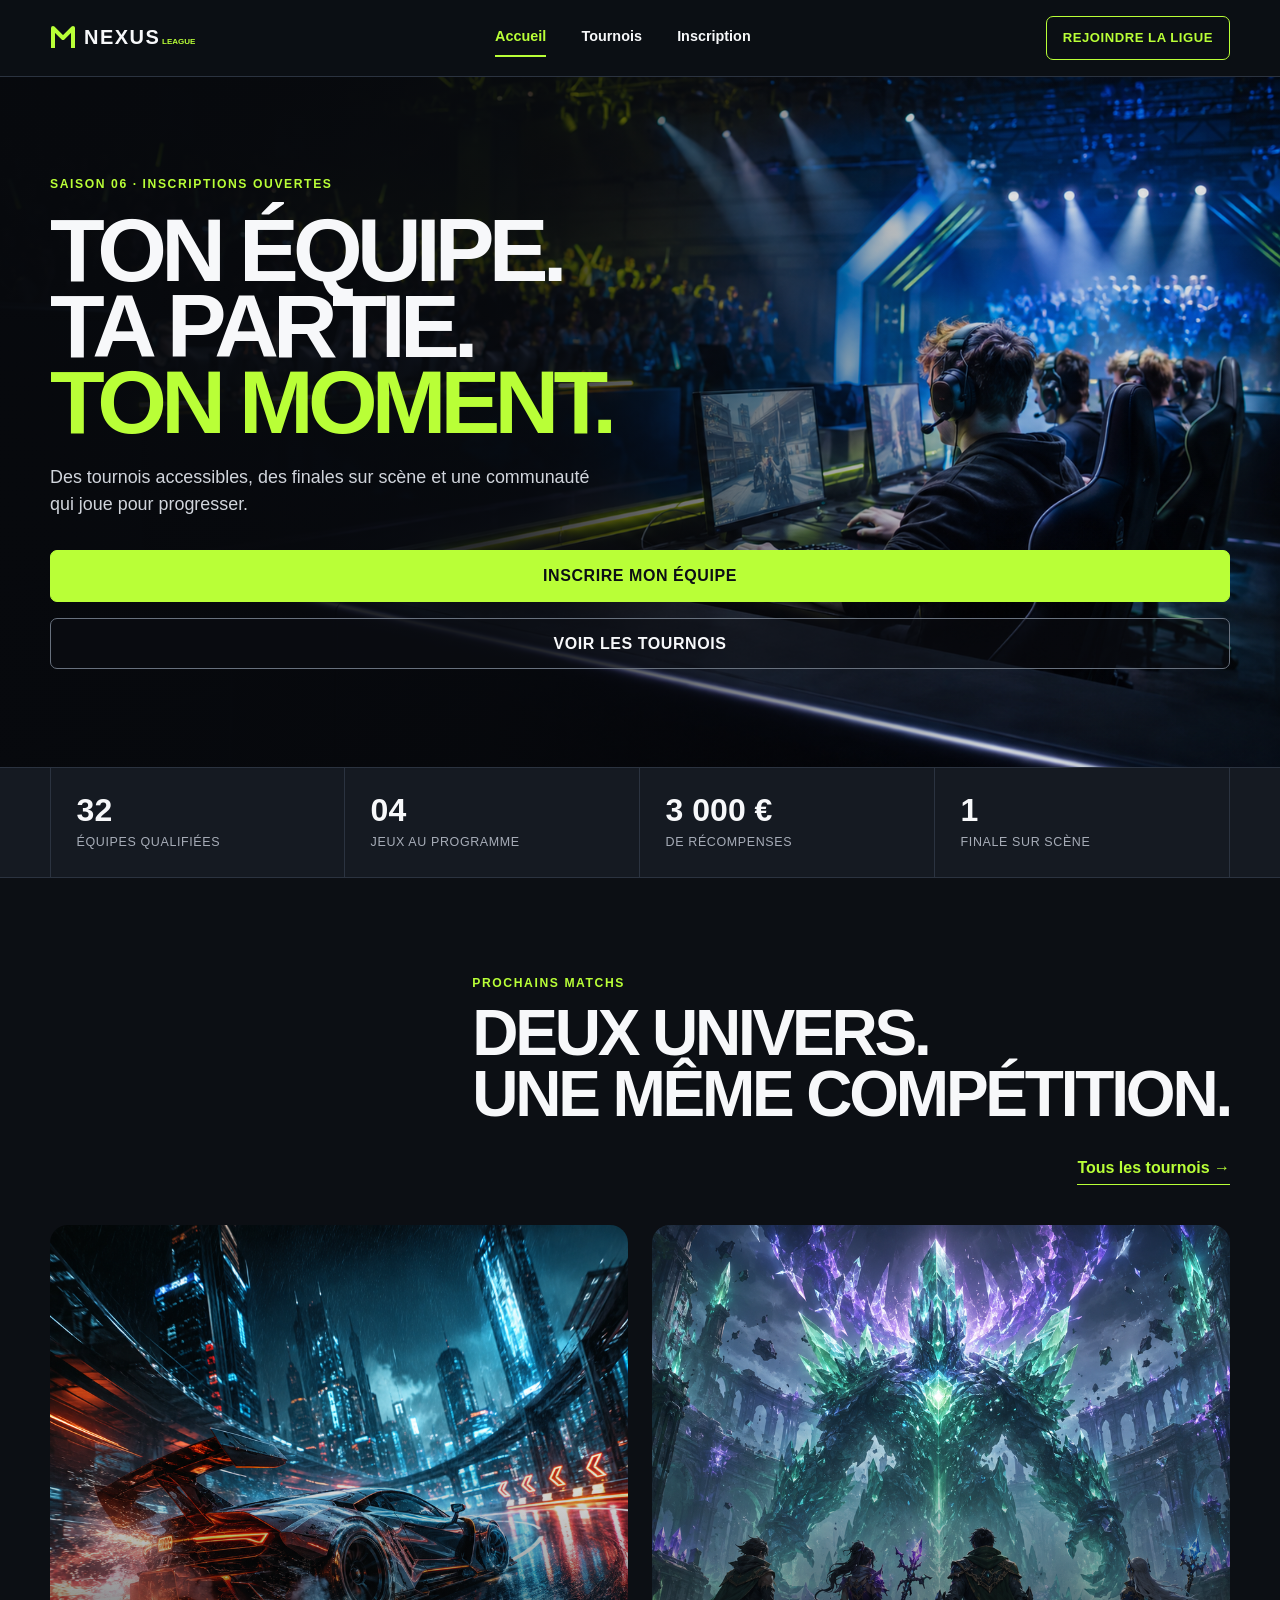
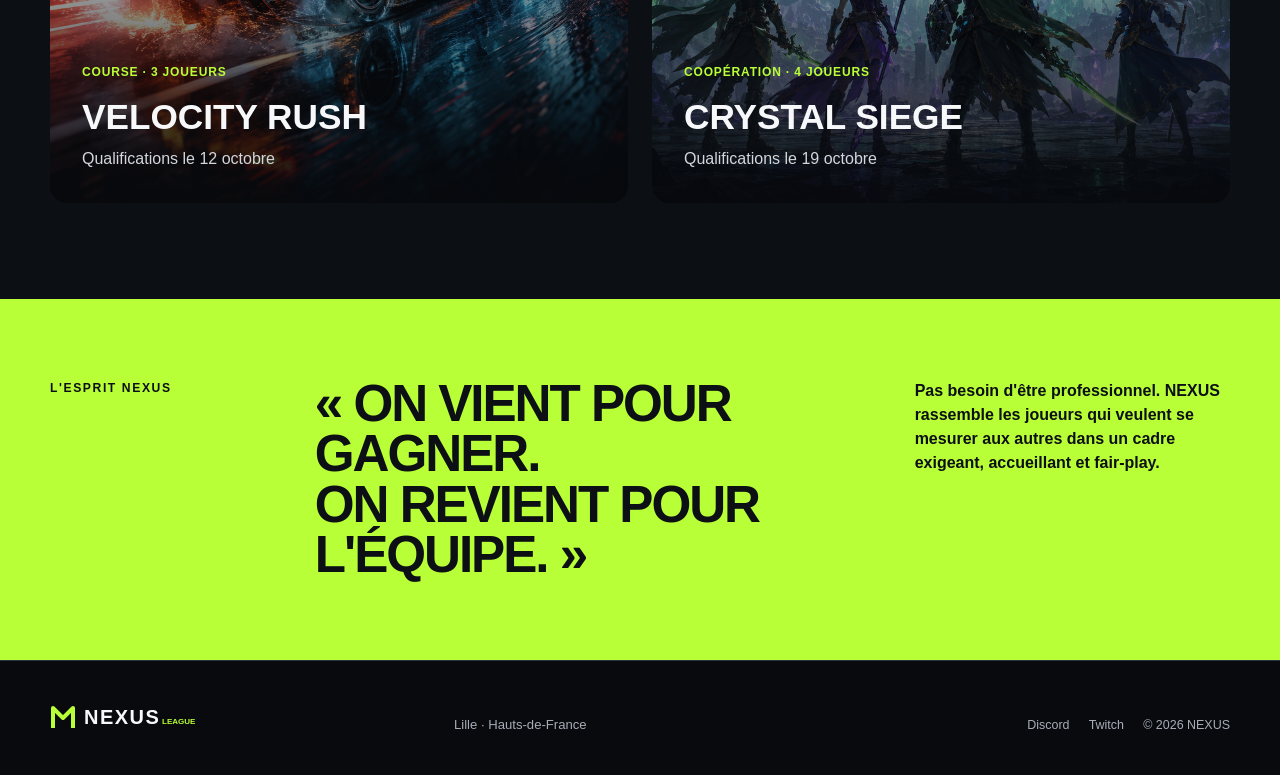
<file: index.html>
<!doctype html>
<html lang="fr">
<head>
    <meta charset="UTF-8">
    <meta name="viewport" content="width=device-width, initial-scale=1.0">
    <meta name="description" content="NEXUS League, les tournois gaming ouverts à tous.">
    <title>NEXUS League - Accueil</title>
    <link rel="stylesheet" href="assets/style.css">
</head>
    <body>
        <header class="site-header">
            <div class="container header-inner">
                <a href="index.html" aria-label="NEXUS League - Accueil"><img src="assets/nexus-logo.svg" alt="NEXUS League" width="150" height="34"></a>
                <nav aria-label="Navigation principale">
                    <a class="active" href="index.html" aria-current="page">Accueil</a>
                    <a href="tournois.html">Tournois</a>
                    <a href="inscription.html">Inscription</a>
                </nav>
                <a class="header-cta" href="inscription.html">Rejoindre la ligue</a>
            </div>
        </header>
        <main>
            <section class="home-hero">
                <img src="assets/arena.png" alt="Deux équipes s&#x27;affrontent dans une arène e-sport">
                <div class="hero-overlay"></div>
                <div class="container hero-content">
                    <p class="tag">Saison 06 · Inscriptions ouvertes</p>
                    <h1>Ton équipe.<br>Ta partie.<br><span>Ton moment.</span></h1>
                    <p>Des tournois accessibles, des finales sur scène et une communauté qui joue pour progresser.</p>
                    <div class="hero-actions">
                        <a class="button primary" href="inscription.html">Inscrire mon équipe</a>
                        <a class="button ghost" href="tournois.html">Voir les tournois</a>
                    </div>
                </div>
            </section>
            <section class="numbers">
                <div class="container numbers-grid">
                    <p><strong>32</strong><span>équipes qualifiées</span></p>
                    <p><strong>04</strong><span>jeux au programme</span></p>
                    <p><strong>3 000 €</strong><span>de récompenses</span></p>
                    <p><strong>1</strong><span>finale sur scène</span></p>
                </div>
            </section>
            <section class="section container">
                <div class="section-heading">
                    <div>
                        <p class="eyebrow">Prochains matchs</p>
                        <h2>Deux univers.<br>Une même compétition.</h2>
                    </div>
                    <a class="arrow-link" href="tournois.html">Tous les tournois →</a>
                </div>
                <div class="feature-grid">
                    <article class="game-card">
                        <img src="assets/velocity.png" alt="Voiture futuriste sur un circuit urbain nocturne">
                        <div class="game-copy">
                            <span>Course · 3 joueurs</span>
                            <h3>Velocity Rush</h3>
                            <p>Qualifications le 12 octobre</p>
                        </div>
                    </article>
                    <article class="game-card">
                        <img src="assets/crystal.png" alt="Quatre héros face à un gardien de cristal géant">
                        <div class="game-copy">
                            <span>Coopération · 4 joueurs</span>
                            <h3>Crystal Siege</h3>
                            <p>Qualifications le 19 octobre</p>
                        </div>
                    </article>
                </div>
            </section>
            <section class="manifesto">
                <div class="container manifesto-grid">
                    <p class="eyebrow">L'esprit NEXUS</p>
                    <blockquote>« On vient pour gagner.<br>On revient pour l'équipe. »</blockquote>
                    <p>Pas besoin d'être professionnel. NEXUS rassemble les joueurs qui veulent se mesurer aux autres dans un cadre exigeant, accueillant et fair-play.</p>
                </div>
            </section>
        </main>
        <footer class="site-footer">
            <div class="container footer-inner">
                <img src="assets/nexus-logo.svg" alt="NEXUS League" width="150" height="34">
                <p>Lille · Hauts-de-France</p>
                <div>
                    <a href="#discord">Discord</a>
                    <a href="#twitch">Twitch</a>
                    <span>© 2026 NEXUS</span>
                </div>
            </div>
        </footer>
    </body>
</html>
</file>
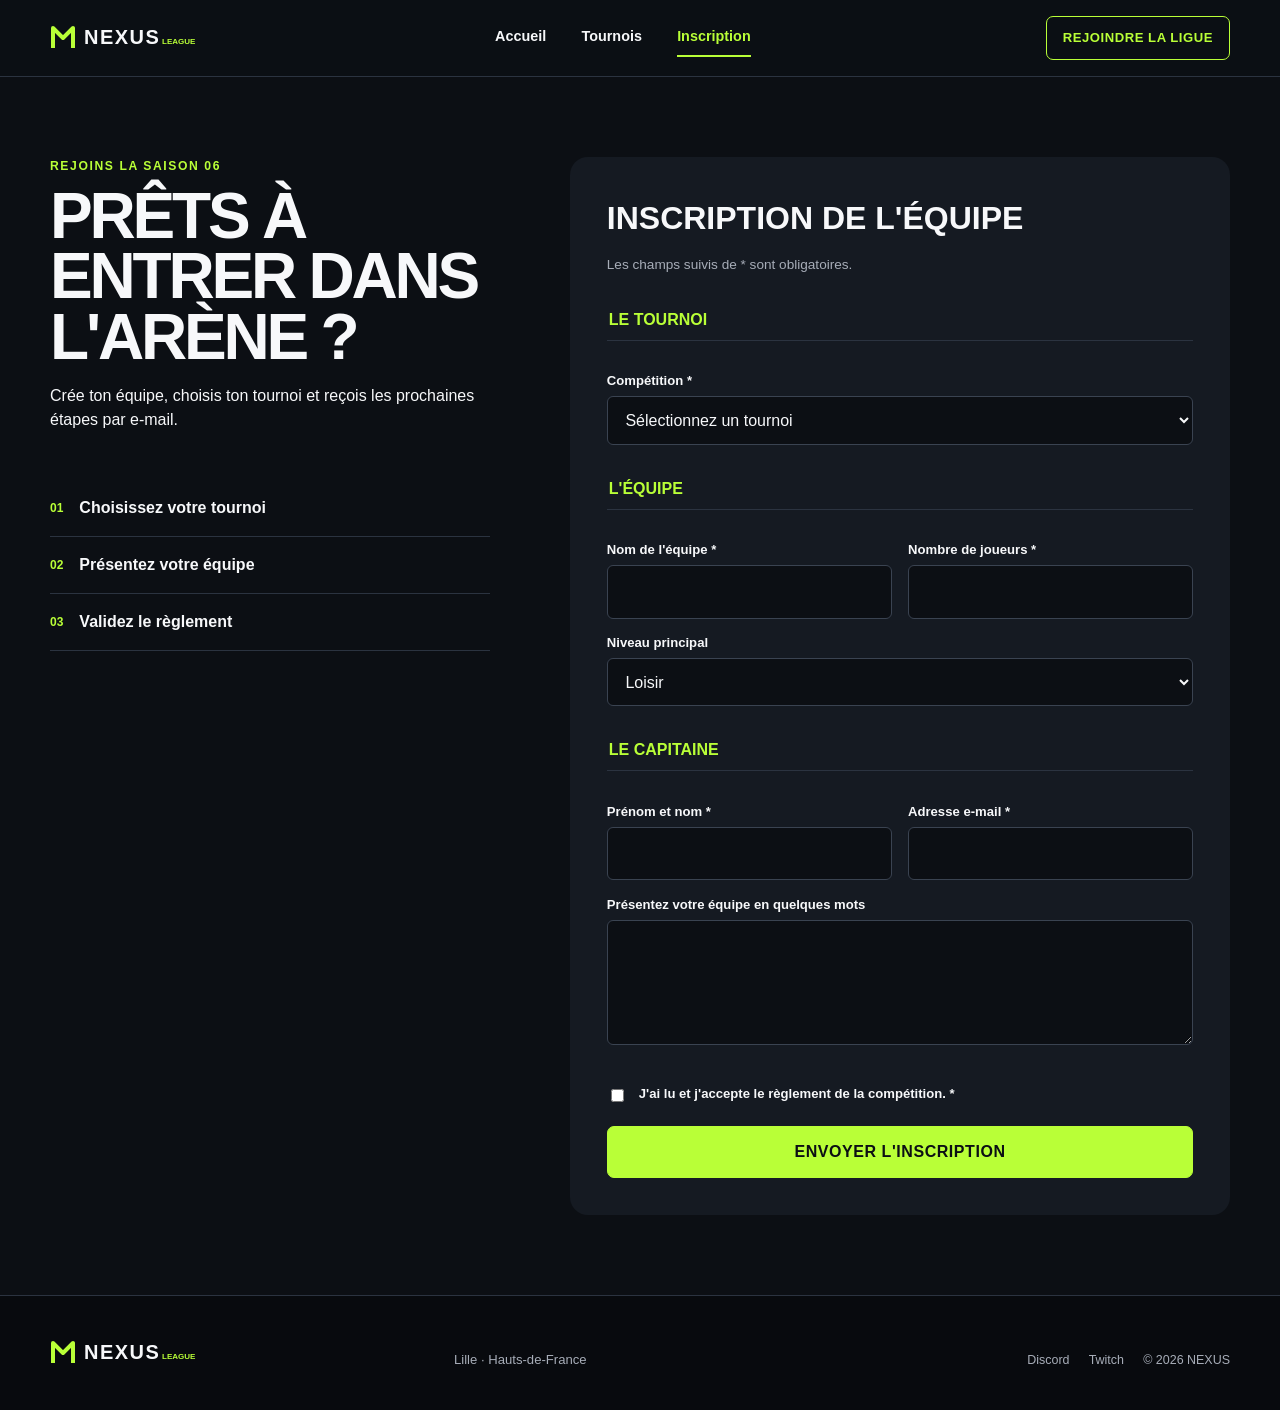
<file: inscription.html>
<!doctype html>
<html lang="fr">
<head>
    <meta charset="UTF-8">
    <meta name="viewport" content="width=device-width, initial-scale=1.0">
    <meta name="description" content="Inscrivez votre équipe à la NEXUS League.">
    <title>NEXUS League - Inscription</title>
    <link rel="stylesheet" href="assets/style.css">
</head>
    <body>
        <header class="site-header">
            <div class="container header-inner">
                <a href="index.html" aria-label="NEXUS League - Accueil"><img src="assets/nexus-logo.svg" alt="NEXUS League" width="150" height="34"></a>
                <nav aria-label="Navigation principale">
                    <a href="index.html">Accueil</a>
                    <a href="tournois.html">Tournois</a>
                    <a class="active" href="inscription.html" aria-current="page">Inscription</a>
                </nav>
                <a class="header-cta" href="#formulaire">Rejoindre la ligue</a>
            </div>
        </header>
        <main class="signup-page">
            <section class="signup-intro">
                <div>
                    <p class="eyebrow">Rejoins la saison 06</p>
                    <h1>Prêts à entrer dans l'arène ?</h1>
                    <p>Crée ton équipe, choisis ton tournoi et reçois les prochaines étapes par e-mail.</p>
                </div>
                <ol>
                    <li><span>01</span>Choisissez votre tournoi</li>
                    <li><span>02</span>Présentez votre équipe</li>
                    <li><span>03</span>Validez le règlement</li>
                </ol>
            </section>
            <section class="signup-form" id="formulaire" aria-labelledby="form-title">
                <h2 id="form-title">Inscription de l'équipe</h2>
                <p>Les champs suivis de * sont obligatoires.</p>
                <form action="#confirmation" method="get">
                    <fieldset>
                        <legend>Le tournoi</legend>
                        <label for="game">Compétition *</label>
                        <select id="game" name="game" required="">
                            <option value="">Sélectionnez un tournoi</option>
                            <option>Velocity Rush</option>
                            <option>Crystal Siege</option>
                        </select>
                    </fieldset>
                    <fieldset>
                        <legend>L'équipe</legend>
                        <div class="field-row">
                            <div>
                                <label for="team">Nom de l'équipe *</label>
                                <input id="team" name="team" type="text" required="" minlength="3" autocomplete="organization">
                            </div>
                            <div>
                                <label for="players">Nombre de joueurs *</label>
                                <input id="players" name="players" type="number" min="2" max="4" required="">
                            </div>
                        </div>
                        <label for="level">Niveau principal</label>
                        <select id="level" name="level">
                            <option>Loisir</option>
                            <option>Intermédiaire</option>
                            <option>Compétition</option>
                        </select>
                    </fieldset>
                    <fieldset>
                        <legend>Le capitaine</legend>
                        <div class="field-row">
                            <div>
                                <label for="name">Prénom et nom *</label>
                                <input id="name" name="name" type="text" required="" autocomplete="name">
                            </div>
                            <div>
                                <label for="email">Adresse e-mail *</label>
                                <input id="email" name="email" type="email" required="" autocomplete="email">
                            </div>
                        </div>
                        <label for="message">Présentez votre équipe en quelques mots</label>
                        <textarea id="message" name="message" rows="4" maxlength="300"></textarea>
                    </fieldset>
                    <label class="checkbox"><input type="checkbox" name="rules" required=""><span>J'ai lu et j'accepte le règlement de la compétition. *</span></label>
                    <button class="button primary" type="submit">Envoyer l'inscription</button>
                </form>
            </section>
        </main>
        <footer class="site-footer">
            <div class="container footer-inner">
                <img src="assets/nexus-logo.svg" alt="NEXUS League" width="150" height="34">
                <p>Lille · Hauts-de-France</p>
                <div>
                    <a href="#discord">Discord</a>
                    <a href="#twitch">Twitch</a>
                    <span>© 2026 NEXUS</span>
                </div>
            </div>
        </footer>
    </body>
</html>
</file>
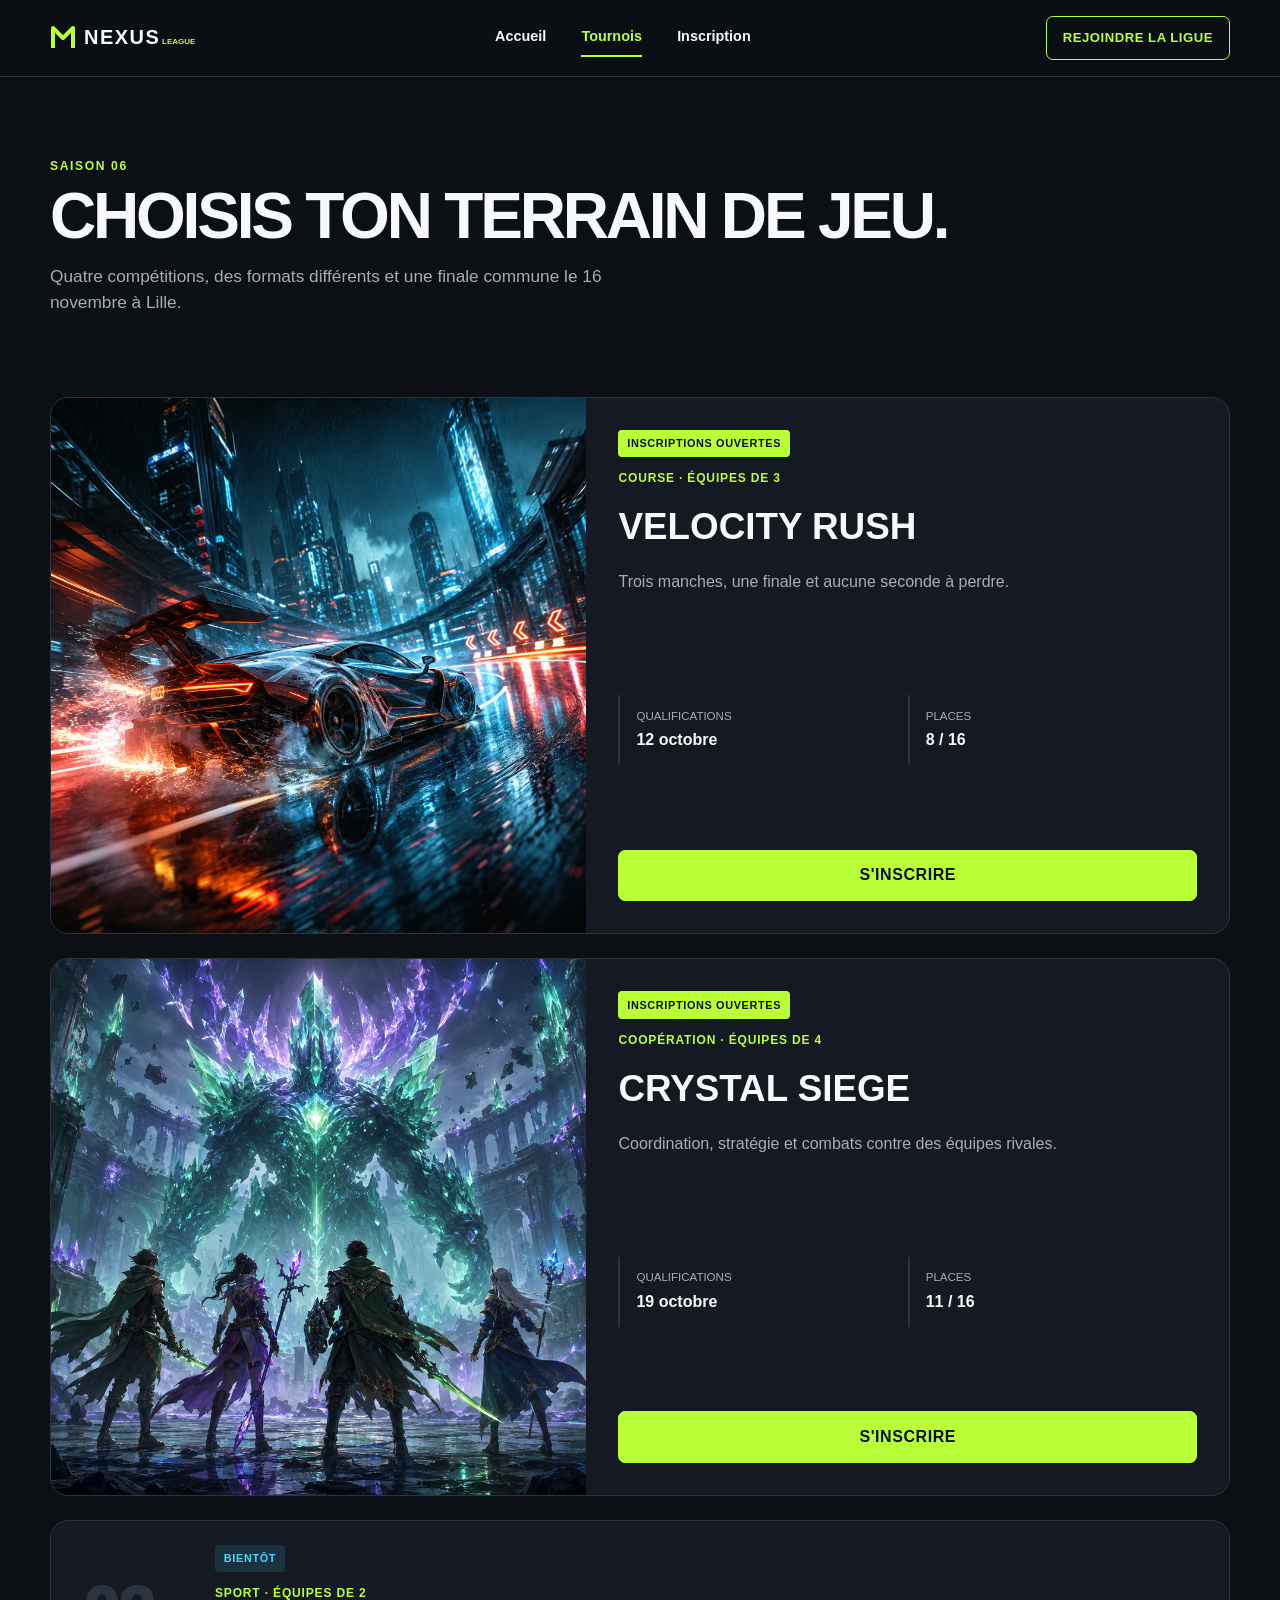
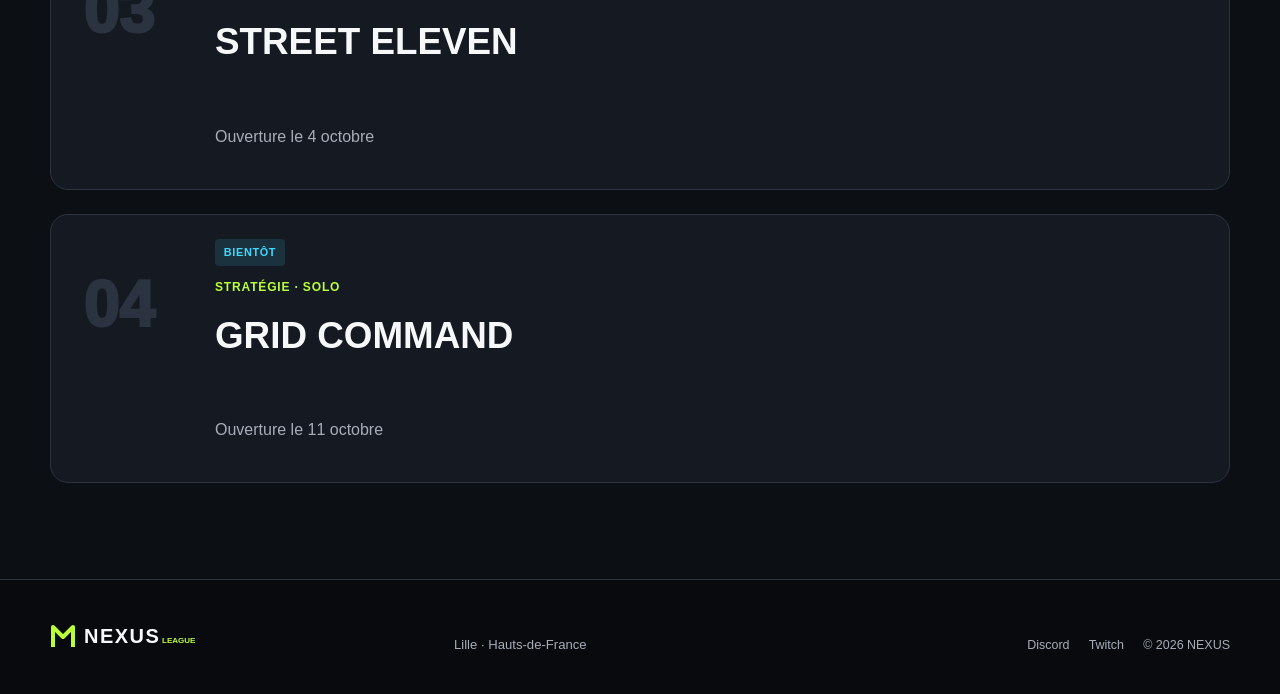
<file: tournois.html>
<!doctype html>
<html lang="fr">
<head>
    <meta charset="UTF-8">
    <meta name="viewport" content="width=device-width, initial-scale=1.0">
    <meta name="description" content="Découvrez les tournois de la NEXUS League.">
    <title>NEXUS League - Tournois</title>
    <link rel="stylesheet" href="assets/style.css">
</head>
    <body>
        <header class="site-header">
            <div class="container header-inner">
                <a href="index.html" aria-label="NEXUS League - Accueil"><img src="assets/nexus-logo.svg" alt="NEXUS League" width="150" height="34"></a>
                <nav aria-label="Navigation principale">
                    <a href="index.html">Accueil</a>
                    <a class="active" href="tournois.html" aria-current="page">Tournois</a>
                    <a href="inscription.html">Inscription</a>
                </nav>
                <a class="header-cta" href="inscription.html">Rejoindre la ligue</a>
            </div>
        </header>
        <main>
            <section class="page-intro container">
                <p class="eyebrow">Saison 06</p>
                <h1>Choisis ton terrain de jeu.</h1>
                <p>Quatre compétitions, des formats différents et une finale commune le 16 novembre à Lille.</p>
            </section>
            <section class="container tournament-list" aria-label="Liste des tournois">
                <article class="tournament featured">
                    <img src="assets/velocity.png" alt="Voiture futuriste sur un circuit nocturne">
                    <div class="tournament-content">
                        <div>
                            <span class="status open">Inscriptions ouvertes</span>
                            <p class="meta">Course · Équipes de 3</p>
                            <h2>Velocity Rush</h2>
                            <p>Trois manches, une finale et aucune seconde à perdre.</p>
                        </div>
                        <dl>
                            <div>
                                <dt>Qualifications</dt>
                                <dd>12 octobre</dd>
                            </div>
                            <div>
                                <dt>Places</dt>
                                <dd>8 / 16</dd>
                            </div>
                        </dl>
                        <a class="button primary" href="inscription.html">S'inscrire</a>
                    </div>
                </article>
                <article class="tournament">
                    <img src="assets/crystal.png" alt="Quatre héros affrontent un gardien de cristal">
                    <div class="tournament-content">
                        <div>
                            <span class="status open">Inscriptions ouvertes</span>
                            <p class="meta">Coopération · Équipes de 4</p>
                            <h2>Crystal Siege</h2>
                            <p>Coordination, stratégie et combats contre des équipes rivales.</p>
                        </div>
                        <dl>
                            <div>
                                <dt>Qualifications</dt>
                                <dd>19 octobre</dd>
                            </div>
                            <div>
                                <dt>Places</dt>
                                <dd>11 / 16</dd>
                            </div>
                        </dl>
                        <a class="button primary" href="inscription.html">S'inscrire</a>
                    </div>
                </article>
                <article class="tournament compact">
                    <div class="compact-number">03</div>
                    <div>
                        <span class="status soon">Bientôt</span>
                        <p class="meta">Sport · Équipes de 2</p>
                        <h2>Street Eleven</h2>
                    </div>
                    <p>Ouverture le 4 octobre</p>
                </article>
                <article class="tournament compact">
                    <div class="compact-number">04</div>
                    <div>
                        <span class="status soon">Bientôt</span>
                        <p class="meta">Stratégie · Solo</p>
                        <h2>Grid Command</h2>
                    </div>
                    <p>Ouverture le 11 octobre</p>
                </article>
            </section>
        </main>
        <footer class="site-footer">
            <div class="container footer-inner">
                <img src="assets/nexus-logo.svg" alt="NEXUS League" width="150" height="34">
                <p>Lille · Hauts-de-France</p>
                <div>
                    <a href="#discord">Discord</a>
                    <a href="#twitch">Twitch</a>
                    <span>© 2026 NEXUS</span>
                </div>
            </div>
        </footer>
    </body>
</html>
</file>
<file: assets/style.css>
:root {
    --bg: #0c0f14;
    --panel: #151a22;
    --panel-2: #1d2430;
    --text: #f7f8fa;
    --muted: #a7adb8;
    --lime: #b9ff37;
    --cyan: #40d9ff;
    --orange: #ff6a3d;
    --line: #2b3340;
    --container: 73.75rem;
    --radius: 18px;
}

* {
    box-sizing: border-box;
}

html {
    scroll-behavior: smooth;
}

body {
    margin: 0;
    color: var(--text);
    background: var(--bg);
    font-family: Inter, Arial, sans-serif;
    line-height: 1.5;
}

img {
    display: block;
    max-width: 100%;
}

a {
    color: inherit;
    text-decoration: none;
}

.container {
    width: min(calc(100% - 32px), var(--container));
    margin-inline: auto;
}

a:focus-visible {
    outline: 3px solid var(--cyan);
    outline-offset: 3px;
}

button:focus-visible {
    outline: 3px solid var(--cyan);
    outline-offset: 3px;
}

input:focus-visible {
    outline: 3px solid var(--cyan);
    outline-offset: 3px;
}

select:focus-visible {
    outline: 3px solid var(--cyan);
    outline-offset: 3px;
}

textarea:focus-visible {
    outline: 3px solid var(--cyan);
    outline-offset: 3px;
}

/* Composants communs : boutons et variantes réutilisés sur plusieurs pages. */
.button {
    display: inline-flex;
    min-height: 50px;
    align-items: center;
    justify-content: center;
    padding: .8rem 1.2rem;
    border: 1px solid var(--lime);
    border-radius: 7px;
    font: inherit;
    font-weight: 850;
    text-transform: uppercase;
    letter-spacing: .035em;
    cursor: pointer;
}

.button.primary {
    color: var(--bg);
    background: var(--lime);
}

.button.ghost {
    color: var(--text);
    border-color: #68717e;
    background: rgba(12, 15, 20, .5);
}

.button:hover {
    transform: translateY(-2px);
}

/* En-tête commun : logo, navigation et lien d’inscription. */
.site-header {
    position: relative;
    z-index: 5;
    border-bottom: 1px solid var(--line);
    background: rgba(12, 15, 20, .96);
}

.header-inner {
    min-height: 68px;
    display: flex;
    align-items: center;
    justify-content: space-between;
    gap: 2rem;
}

.header-inner nav {
    display: none;
    gap: 2.2rem;
    font-size: .9rem;
    font-weight: 700;
}

.header-inner nav a {
    padding-block: .45rem;
    border-bottom: 2px solid transparent;
}

.header-inner nav a:hover {
    color: var(--lime);
    border-color: var(--lime);
}

.header-inner nav .active {
    color: var(--lime);
    border-color: var(--lime);
}

.header-cta {
    padding: .6rem .7rem;
    border: 1px solid var(--lime);
    border-radius: 7px;
    color: var(--lime);
    font-size: .7rem;
    font-weight: 800;
    text-transform: uppercase;
    letter-spacing: .04em;
    white-space: nowrap;
}

.header-cta:hover {
    color: var(--bg);
    background: var(--lime);
}

/* Accueil — index.html : image principale, voile, titre et actions du hero. */
.home-hero {
    position: relative;
    min-height: 680px;
    display: flex;
    align-items: center;
    overflow: hidden;
}

.home-hero > img {
    position: absolute;
    inset: 0;
    width: 100%;
    height: 100%;
    object-fit: cover;
}

.hero-overlay {
    position: absolute;
    inset: 0;
    width: 100%;
    height: 100%;
    object-fit: cover;
    background: rgba(7, 9, 13, .72);
}

.hero-content {
    position: relative;
    padding-block: 5rem;
}

.tag {
    margin: 0;
    color: var(--lime);
    font-size: .76rem;
    font-weight: 900;
    letter-spacing: .13em;
    text-transform: uppercase;
}

.eyebrow {
    margin: 0;
    color: var(--lime);
    font-size: .76rem;
    font-weight: 900;
    letter-spacing: .13em;
    text-transform: uppercase;
}

.hero-content h1 {
    max-width: 760px;
    margin: 1.2rem 0 1.5rem;
    font-size: 3.35rem;
    line-height: .85;
    letter-spacing: -.065em;
    text-transform: uppercase;
}

.hero-content h1 span {
    color: var(--lime);
}

.hero-content > p:not(.tag) {
    max-width: 540px;
    margin: 0 0 2rem;
    color: #d1d5dc;
    font-size: 1rem;
}

.hero-actions {
    display: flex;
    gap: 1rem;
    flex-wrap: wrap;
    flex-direction: column;
}

/* Accueil — index.html : chiffres clés sous le hero. */
.numbers {
    border-block: 1px solid var(--line);
    background: var(--panel);
}

.numbers-grid {
    display: grid;
    grid-template-columns: 1fr 1fr;
}

.numbers-grid p {
    margin: 0;
    padding: 1.1rem;
    border-right: 1px solid var(--line);
}

.numbers-grid p:first-child {
    border-left: 1px solid var(--line);
}

.numbers-grid strong {
    display: block;
    font-size: 1.5rem;
    line-height: 1;
}

.numbers-grid span {
    display: block;
    margin-top: .45rem;
    color: var(--muted);
    font-size: .78rem;
    text-transform: uppercase;
    letter-spacing: .05em;
}

/* Accueil — index.html : section des jeux et tournois à la une. */
.section {
    padding-block: 4rem;
}

.section-heading {
    display: flex;
    align-items: flex-start;
    justify-content: space-between;
    gap: 2rem;
    margin-bottom: 2.5rem;
    flex-direction: column;
}

.section-heading h2 {
    margin: .65rem 0 0;
    font-size: clamp(2.6rem, 5vw, 5rem);
    line-height: .95;
    letter-spacing: -.05em;
    text-transform: uppercase;
}

.arrow-link {
    padding-bottom: .25rem;
    border-bottom: 1px solid var(--lime);
    color: var(--lime);
    font-weight: 750;
}

.feature-grid {
    display: grid;
    grid-template-columns: 1fr;
    gap: 1.5rem;
}

.game-card {
    position: relative;
    min-height: 430px;
    overflow: hidden;
    border-radius: var(--radius);
    background: var(--panel);
}

.game-card img {
    width: 100%;
    height: 100%;
    object-fit: cover;
    transition: transform .3s ease;
}

.game-card::after {
    content: "";
    position: absolute;
    inset: 35% 0 0;
    background: linear-gradient(transparent, rgba(7, 9, 13, .96));
}

.game-card:hover img {
    transform: scale(1.025);
}

.game-copy {
    position: absolute;
    z-index: 1;
    right: 0;
    bottom: 0;
    left: 0;
    padding: 2rem;
}

.game-copy span {
    color: var(--lime);
    font-size: .75rem;
    font-weight: 850;
    text-transform: uppercase;
    letter-spacing: .07em;
}

.game-copy h3 {
    margin: .5rem 0 .2rem;
    font-size: 2.2rem;
    text-transform: uppercase;
}

.game-copy p {
    margin: 0;
    color: #d3d6dc;
}

/* Accueil — index.html : bandeau « L’esprit NEXUS ». */
.manifesto {
    padding-block: 5rem;
    background: var(--lime);
    color: var(--bg);
}

.manifesto-grid {
    display: grid;
    grid-template-columns: 1fr;
    gap: 2rem;
    align-items: start;
}

.manifesto .eyebrow {
    color: var(--bg);
}

blockquote {
    margin: 0;
    font-size: clamp(2rem, 4vw, 4rem);
    font-weight: 900;
    line-height: .98;
    letter-spacing: -.04em;
    text-transform: uppercase;
}

.manifesto-grid > p:last-child {
    margin: 0;
    font-weight: 650;
}

/* Tournois — tournois.html : introduction, cartes de tournois et statuts. */
.page-intro h1 {
    margin: .65rem 0 0;
    font-size: 3rem;
    line-height: .95;
    letter-spacing: -.05em;
    text-transform: uppercase;
}

.meta {
    color: var(--lime);
    font-size: .75rem;
    font-weight: 850;
    text-transform: uppercase;
    letter-spacing: .07em;
}

.page-intro {
    padding-block: 3.5rem 2.5rem;
}

.page-intro > p:last-child {
    max-width: 620px;
    color: var(--muted);
    font-size: 1.08rem;
}

.tournament-list {
    padding-bottom: 6rem;
    display: grid;
    gap: 1.5rem;
}

.tournament {
    overflow: hidden;
    border: 1px solid var(--line);
    border-radius: var(--radius);
    background: var(--panel);
}

.tournament:not(.compact) {
    display: grid;
    grid-template-columns: 1fr;
}

.tournament > img {
    width: 100%;
    height: 360px;
    min-height: 0;
    object-fit: cover;
}

.tournament-content {
    display: flex;
    flex-direction: column;
    justify-content: space-between;
    padding: 1.4rem;
}

.status {
    display: inline-flex;
    padding: .35rem .55rem;
    border-radius: 4px;
    font-size: .68rem;
    font-weight: 900;
    text-transform: uppercase;
    letter-spacing: .06em;
}

.status.open {
    color: var(--bg);
    background: var(--lime);
}

.status.soon {
    color: var(--cyan);
    background: rgba(64, 217, 255, .12);
}

.tournament-content h2 {
    margin: .45rem 0;
    font-size: 1.8rem;
    text-transform: uppercase;
}

.compact h2 {
    margin: .45rem 0;
    font-size: 2.3rem;
    text-transform: uppercase;
}

.tournament-content > div > p:last-child {
    color: var(--muted);
}

dl {
    display: grid;
    grid-template-columns: 1fr 1fr;
    margin: 2rem 0;
}

dl div {
    padding: .8rem 1rem;
    border-left: 2px solid var(--line);
}

dt {
    color: var(--muted);
    font-size: .72rem;
    text-transform: uppercase;
}

dd {
    margin: .2rem 0 0;
    font-weight: 800;
}

.compact {
    display: grid;
    grid-template-columns: 55px 1fr;
    align-items: center;
    gap: 1rem;
    padding: 1.2rem;
}

.compact-number {
    color: var(--line);
    font-size: 3rem;
    font-weight: 950;
}

.compact > p {
    color: var(--muted);
    grid-column: 2;
}

/* Inscription — inscription.html : présentation, étapes et formulaire. */
.signup-intro h1 {
    margin: .65rem 0 0;
    font-size: 3rem;
    line-height: .95;
    letter-spacing: -.05em;
    text-transform: uppercase;
}

.signup-page {
    width: min(calc(100% - 32px), var(--container));
    margin: 0 auto;
    padding-block: 5rem;
    display: grid;
    grid-template-columns: 1fr;
    gap: 2.5rem;
}

.signup-intro > p:nth-of-type(2) {
    max-width: 480px;
    color: var(--muted);
}

.signup-intro ol {
    margin: 3rem 0 0;
    padding: 0;
    list-style: none;
}

.signup-intro li {
    display: flex;
    align-items: center;
    gap: 1rem;
    padding: 1rem 0;
    border-bottom: 1px solid var(--line);
    font-weight: 750;
}

.signup-intro li span {
    color: var(--lime);
    font-size: .75rem;
}

.signup-form {
    padding: 1.4rem;
    border-radius: var(--radius);
    background: var(--panel);
}

.signup-form h2 {
    margin: 0;
    font-size: 2rem;
    text-transform: uppercase;
}

.signup-form > p {
    color: var(--muted);
    font-size: .85rem;
}

.signup-form fieldset {
    margin: 2rem 0;
    padding: 0;
    border: 0;
}

.signup-form legend {
    width: 100%;
    margin-bottom: 1rem;
    padding-bottom: .5rem;
    border-bottom: 1px solid var(--line);
    color: var(--lime);
    font-weight: 850;
    text-transform: uppercase;
}

.signup-form label {
    display: block;
    margin: .9rem 0 .35rem;
    font-size: .82rem;
    font-weight: 750;
}

.field-row {
    display: grid;
    grid-template-columns: 1fr;
    gap: 1rem;
}

input {
    width: 100%;
    padding: .85rem;
    border: 1px solid #3a4351;
    border-radius: 6px;
    color: var(--text);
    background: var(--bg);
    font: inherit;
}

select {
    width: 100%;
    padding: .85rem;
    border: 1px solid #3a4351;
    border-radius: 6px;
    color: var(--text);
    background: var(--bg);
    font: inherit;
}

textarea {
    width: 100%;
    padding: .85rem;
    border: 1px solid #3a4351;
    border-radius: 6px;
    color: var(--text);
    background: var(--bg);
    font: inherit;
    resize: vertical;
}

.checkbox {
    display: flex!important;
    align-items: flex-start;
    gap: .75rem;
}

.checkbox input {
    width: auto;
    margin-top: .3rem;
}

.signup-form button {
    width: 100%;
    margin-top: 1rem;
}

/* Pied de page commun aux trois pages. */
.site-footer {
    padding-block: 2.5rem;
    border-top: 1px solid var(--line);
    background: #080a0e;
}

.footer-inner {
    display: grid;
    grid-template-columns: 1fr;
    align-items: start;
    gap: 2rem;
}

.footer-inner > p {
    margin: 0;
    color: var(--muted);
    font-size: .82rem;
}

.footer-inner > div {
    display: flex;
    justify-content: start;
    gap: 1.2rem;
    color: var(--muted);
    font-size: .78rem;
    flex-wrap: wrap;
}

.footer-inner a:hover {
    color: var(--lime);
}

/* Tablette et écrans plus larges. */
@media (min-width: 641px) {
    /* Conteneur commun : marges latérales plus larges. */
    .container {
        width: min(calc(100% - 48px), var(--container));
    }

    /* En-tête commun : navigation visible à partir de 641 px. */
    .header-inner {
        min-height: 76px;
    }

    .header-inner nav {
        display: flex;
    }

    .header-cta {
        padding: .72rem 1rem;
        font-size: .82rem;
    }

    /* Accueil — index.html : hero et titre. */
    .home-hero {
        min-height: 620px;
    }

    .hero-content h1 {
        font-size: clamp(4rem, 7vw, 7rem);
    }

    .hero-content > p:not(.tag) {
        font-size: 1.12rem;
    }

    /* Accueil — index.html : chiffres clés. */
    .numbers-grid p {
        padding: 1.6rem;
    }

    .numbers-grid strong {
        font-size: 2rem;
    }

    /* Accueil — index.html : cartes des jeux à la une. */
    .section {
        padding-block: 6rem;
    }

    .section-heading {
        align-items: end;
    }

    .feature-grid {
        grid-template-columns: 1fr 1fr;
    }

    .game-card {
        min-height: 540px;
    }

    /* Accueil — index.html : bandeau manifeste. */
    .manifesto-grid {
        gap: 3rem;
    }

    /* Tournois — tournois.html : introduction et cartes. */
    .page-intro h1 {
        font-size: clamp(2.6rem, 5vw, 5rem);
    }

    .page-intro {
        padding-block: 5rem 4rem;
    }

    .tournament-content {
        padding: 2rem;
    }

    .tournament-content h2 {
        font-size: 2.3rem;
    }

    .compact {
        grid-template-columns: 70px 1fr;
        gap: 2rem;
        padding: 1.5rem 2rem;
    }

    .compact-number {
        font-size: 4rem;
    }

    /* Inscription — inscription.html : titre et formulaire. */
    .signup-intro h1 {
        font-size: clamp(2.6rem, 5vw, 5rem);
    }

    .signup-page {
        width: min(calc(100% - 48px), var(--container));
    }

    .signup-form {
        padding: 2.3rem;
    }

    .field-row {
        grid-template-columns: 1fr 1fr;
    }

    /* Pied de page commun : répartition sur trois colonnes. */
    .footer-inner {
        grid-template-columns: 1fr 1fr 1fr;
        align-items: end;
    }

    .footer-inner > div {
        justify-content: end;
    }
}

/* Mise en page bureau. */
@media (min-width: 851px) {
    /* Accueil — index.html : hero, chiffres clés et manifeste en grand écran. */
    .home-hero {
        min-height: 43.125rem;
    }

    .hero-overlay {
        background: linear-gradient(90deg, rgba(7, 9, 13, .98) 0%, rgba(7, 9, 13, .86) 38%, rgba(7, 9, 13, .12) 78%);
    }

    .numbers-grid {
        grid-template-columns: repeat(4, 1fr);
    }

    .manifesto-grid {
        grid-template-columns: .55fr 1.4fr .8fr;
    }

    /* Tournois — tournois.html : image et détails côte à côte. */
    .tournament:not(.compact) {
        grid-template-columns: 1fr 1.2fr;
    }

    .tournament > img {
        height: 100%;
        min-height: 25.625rem;
    }

    .compact {
        grid-template-columns: 6.25rem 1fr auto;
    }

    /* Inscription — inscription.html : présentation et formulaire côte à côte. */
    .signup-page {
        grid-template-columns: .8fr 1.2fr;
        gap: 5rem;
    }
}

/* Respect des préférences de mouvement. */
@media (prefers-reduced-motion: reduce) {
    html {
        scroll-behavior: auto;
    }

    * {
        transition-duration: .01ms!important;
    }

    *::before {
        transition-duration: .01ms!important;
    }

    *::after {
        transition-duration: .01ms!important;
    }
}
</file>
